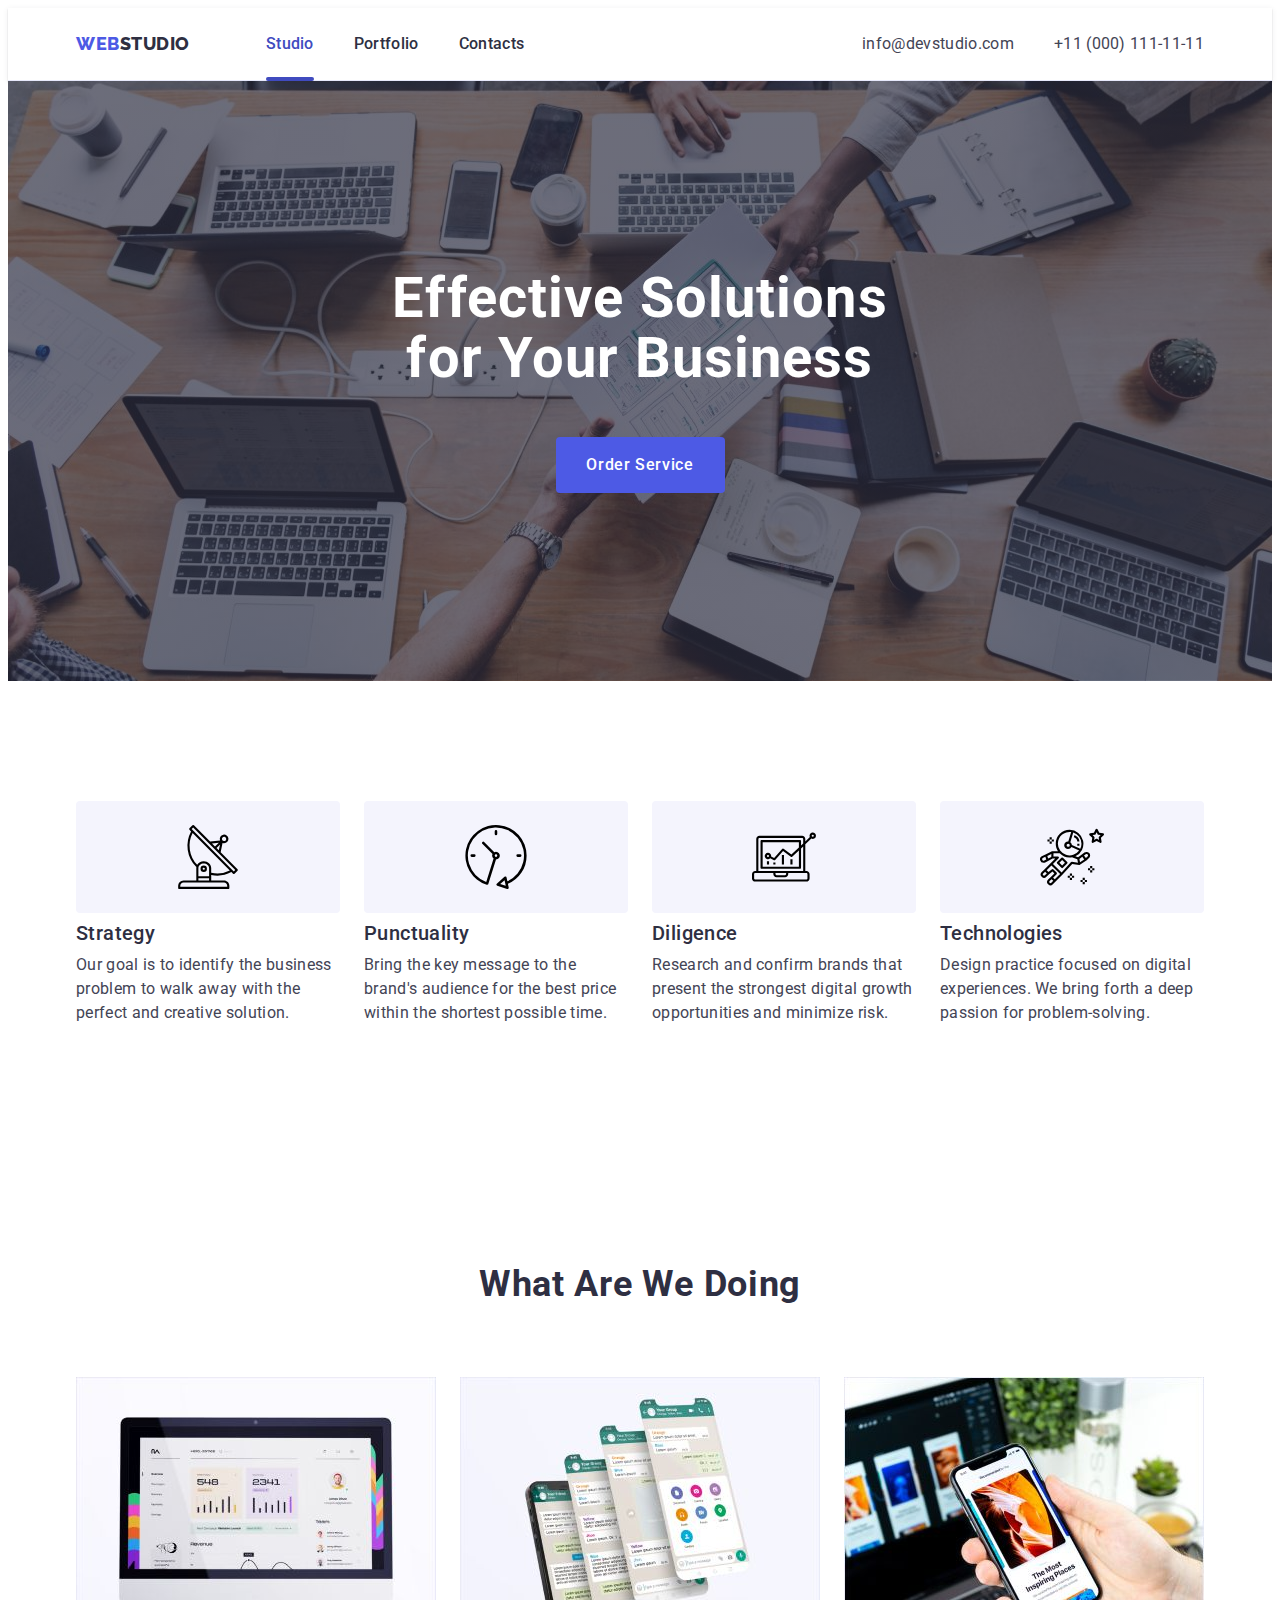
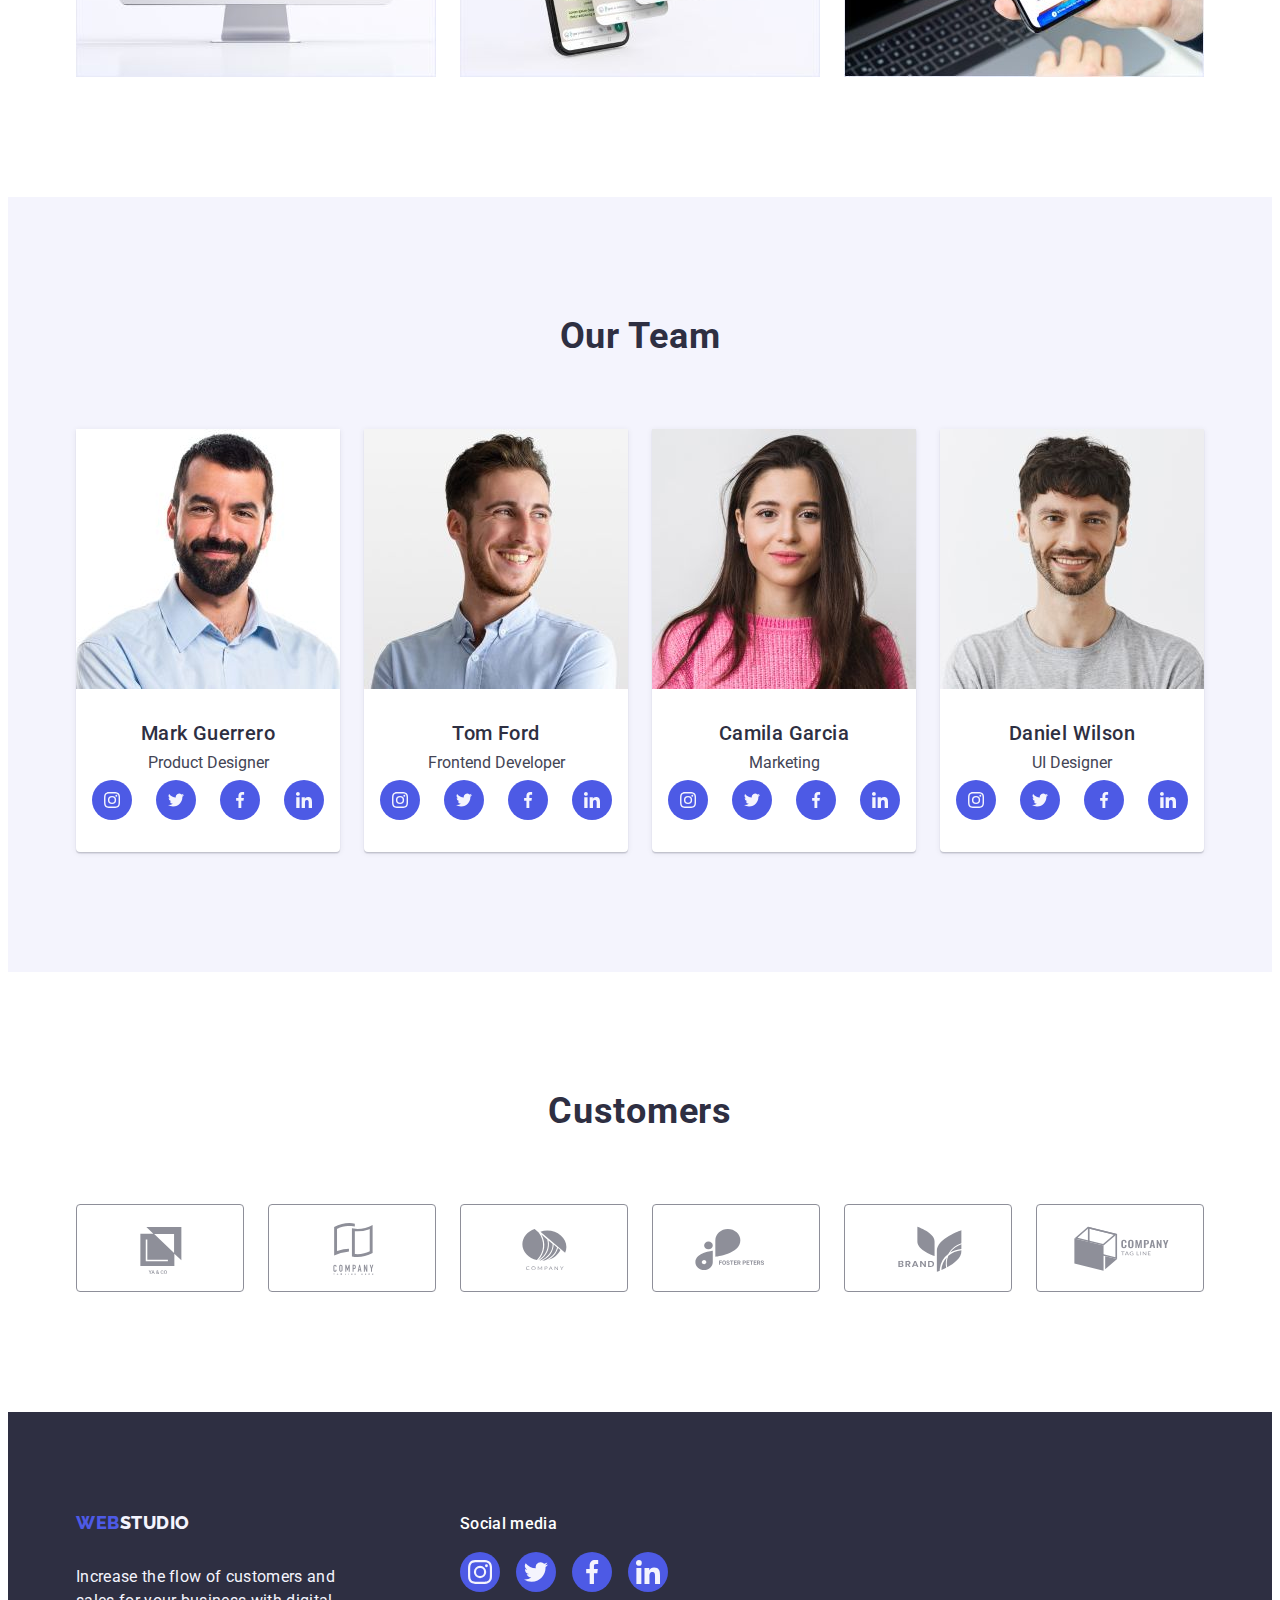
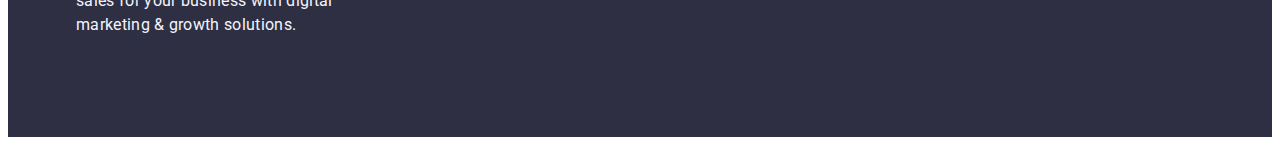
<file: index.html>
<!DOCTYPE html>
<html lang="en">
    <head>
        <meta charset="UTF-8" />
        <meta http-equiv="X-UA-Compatible" content="IE=edge" />
        <meta name="viewport" content="width=device-width, initial-scale=1.0" />
        <link
            rel="stylesheet"
            href="https://cdnjs.cloudflare.com/ajax/libs/modern-normalize/2.0.0/modern-normalize.min.css"
            integrity="sha512-4xo8blKMVCiXpTaLzQSLSw3KFOVPWhm/TRtuPVc4WG6kUgjH6J03IBuG7JZPkcWMxJ5huwaBpOpnwYElP/m6wg=="
            crossorigin="anonymous"
            referrerpolicy="no-referrer"
        />
        <link rel="preconnect" href="https://fonts.googleapis.com" />
        <link rel="preconnect" href="https://fonts.gstatic.com" crossorigin />
        <link
            href="https://fonts.googleapis.com/css2?family=Raleway:wght@800&family=Roboto:wght@400;500;700;900&display=swap"
            rel="stylesheet"
        />
        <link rel="stylesheet" href="./css/style.css" />
        <title>Main page</title>
    </head>
    <body>
        <header class="header">
            <div class="header-container container">
                <nav class="nav">
                    <!-- Logo -->
                    <a href="./index.html" class="logo-link link"
                        >Web<span class="logo-studio">Studio</span></a
                    >

                    <!-- Menu navigation -->
                    <ul class="menu list">
                        <li class="menu-element">
                            <a
                                class="list-link hover-studio link"
                                href="./index.html"
                                >Studio</a
                            >
                        </li>
                        <li class="menu-element">
                            <a class="list-link link" href="./portfolio.html"
                                >Portfolio</a
                            >
                        </li>
                        <li class="menu-element">
                            <a class="list-link link" href="">Contacts</a>
                        </li>
                    </ul>
                </nav>

                <!-- Contact links -->
                <address class="address">
                    <ul class="address-list list">
                        <li class="menu-element">
                            <a
                                class="address-link link"
                                href="mailto:info@devstudio.com"
                                >info@devstudio.com</a
                            >
                        </li>
                        <li class="menu-element">
                            <a
                                class="address-link link"
                                href="tel:+110001111111"
                                >+11 (000) 111-11-11</a
                            >
                        </li>
                    </ul>
                </address>
            </div>
        </header>

        <main>
            <!-- Banner -->
            <section class="first-section">
                <div class="container">
                    <h1 class="first-section-title">
                        Effective Solutions for Your Business
                    </h1>
                    <button
                        class="first-section-button"
                        type="button"
                        data-modal-open
                    >
                        Order Service
                    </button>
                </div>
            </section>

            <!-- Work description -->
            <section class="second-section">
                <div class="container">
                    <h2 class="visually-hidden">Description</h2>
                    <ul class="second-section-list list">
                        <li class="second-section-list-element">
                            <div class="second-section-list-icon">
                                <svg width="64" height="64">
                                    <use
                                        href="./images/icons.svg#icon-antenna"
                                    ></use>
                                </svg>
                            </div>
                            <h3 class="third-title">Strategy</h3>
                            <p class="paragraph">
                                Our goal is to identify the business problem to
                                walk away with the perfect and creative
                                solution.
                            </p>
                        </li>
                        <li class="second-section-list-element">
                            <div class="second-section-list-icon">
                                <svg width="64" height="64">
                                    <use
                                        href="./images/icons.svg#icon-clock"
                                    ></use>
                                </svg>
                            </div>
                            <h3 class="third-title">Punctuality</h3>
                            <p class="paragraph">
                                Bring the key message to the brand's audience
                                for the best price within the shortest possible
                                time.
                            </p>
                        </li>
                        <li class="second-section-list-element">
                            <div class="second-section-list-icon">
                                <svg width="64" height="64">
                                    <use
                                        href="./images/icons.svg#icon-diagram"
                                    ></use>
                                </svg>
                            </div>
                            <h3 class="third-title">Diligence</h3>
                            <p class="paragraph">
                                Research and confirm brands that present the
                                strongest digital growth opportunities and
                                minimize risk.
                            </p>
                        </li>
                        <li class="second-section-list-element">
                            <div class="second-section-list-icon">
                                <svg width="64" height="64">
                                    <use
                                        href="./images/icons.svg#icon-astronaut"
                                    ></use>
                                </svg>
                            </div>
                            <h3 class="third-title">Technologies</h3>
                            <p class="paragraph">
                                Design practice focused on digital experiences.
                                We bring forth a deep passion for
                                problem-solving.
                            </p>
                        </li>
                    </ul>
                </div>
            </section>
            <!-- Image block -->
            <section class="third-section">
                <div class="container">
                    <h2 class="second-title">What are we doing</h2>
                    <ul class="third-section-list list">
                        <li class="third-section-list-element">
                            <img
                                src="./images/jpg/pcmonitor.jpg"
                                alt="PC Monitor"
                                width="360"
                            />
                        </li>
                        <li class="third-section-list-element">
                            <img
                                src="./images/jpg/phonescrence.jpg"
                                alt="Phone Scrence"
                                width="360"
                            />
                        </li>
                        <li class="third-section-list-element">
                            <img
                                src="./images/jpg/phone.jpg"
                                alt="Phone"
                                width="360"
                            />
                        </li>
                    </ul>
                </div>
            </section>
            <!-- Our Team -->
            <section class="fourth-section background">
                <div class="container">
                    <h2 class="second-title">Our Team</h2>
                    <ul class="fourth-section-list list">
                        <li class="fourth-section-list-element">
                            <img
                                src="./images/jpg/mark.jpg"
                                alt="Mark Guerrero"
                                width="264"
                            />
                            <div class="names-positions">
                                <h3 class="third-title center">
                                    Mark Guerrero
                                </h3>
                                <p class="paragraph-center">Product Designer</p>
                                <ul class="social-container list">
                                    <li class="social-list">
                                        <a href="" class="team-social-link">
                                            <svg
                                                class="social-svg"
                                                width="16"
                                                height="16"
                                            >
                                                <use
                                                    href="./images/icons.svg#icon-instagram"
                                                ></use>
                                            </svg>
                                        </a>
                                    </li>
                                    <li class="social-list">
                                        <a href="" class="team-social-link">
                                            <svg
                                                class="social-svg"
                                                width="16"
                                                height="16"
                                            >
                                                <use
                                                    href="./images/icons.svg#icon-twitter"
                                                ></use>
                                            </svg>
                                        </a>
                                    </li>
                                    <li class="social-list">
                                        <a href="" class="team-social-link">
                                            <svg
                                                class="social-svg"
                                                width="16"
                                                height="16"
                                            >
                                                <use
                                                    href="./images/icons.svg#icon-facebook"
                                                ></use>
                                            </svg>
                                        </a>
                                    </li>
                                    <li class="social-list">
                                        <a href="" class="team-social-link">
                                            <svg
                                                class="social-svg"
                                                width="16"
                                                height="16"
                                            >
                                                <use
                                                    href="./images/icons.svg#icon-linkedin"
                                                ></use>
                                            </svg>
                                        </a>
                                    </li>
                                </ul>
                            </div>
                        </li>
                        <li class="fourth-section-list-element">
                            <img
                                src="./images/jpg/tom.jpg"
                                alt="Tom Ford"
                                width="264"
                            />
                            <div class="names-positions">
                                <h3 class="third-title center">Tom Ford</h3>
                                <p class="paragraph-center">
                                    Frontend Developer
                                </p>
                                <ul class="social-container list">
                                    <li class="social-list">
                                        <a href="" class="team-social-link">
                                            <svg
                                                class="social-svg"
                                                width="16"
                                                height="16"
                                            >
                                                <use
                                                    href="./images/icons.svg#icon-instagram"
                                                ></use>
                                            </svg>
                                        </a>
                                    </li>
                                    <li class="social-list">
                                        <a href="" class="team-social-link">
                                            <svg
                                                class="social-svg"
                                                width="16"
                                                height="16"
                                            >
                                                <use
                                                    href="./images/icons.svg#icon-twitter"
                                                ></use>
                                            </svg>
                                        </a>
                                    </li>
                                    <li class="social-list">
                                        <a href="" class="team-social-link">
                                            <svg
                                                class="social-svg"
                                                width="16"
                                                height="16"
                                            >
                                                <use
                                                    href="./images/icons.svg#icon-facebook"
                                                ></use>
                                            </svg>
                                        </a>
                                    </li>
                                    <li class="social-list">
                                        <a href="" class="team-social-link">
                                            <svg
                                                class="social-svg"
                                                width="16"
                                                height="16"
                                            >
                                                <use
                                                    href="./images/icons.svg#icon-linkedin"
                                                ></use>
                                            </svg>
                                        </a>
                                    </li>
                                </ul>
                            </div>
                        </li>
                        <li class="fourth-section-list-element">
                            <img
                                src="./images/jpg/camila.jpg"
                                alt="Camila Garcia"
                                width="264"
                            />
                            <div class="names-positions">
                                <h3 class="third-title center">
                                    Camila Garcia
                                </h3>
                                <p class="paragraph-center">Marketing</p>
                                <ul class="social-container list">
                                    <li class="social-list">
                                        <a href="" class="team-social-link">
                                            <svg
                                                class="social-svg"
                                                width="16"
                                                height="16"
                                            >
                                                <use
                                                    href="./images/icons.svg#icon-instagram"
                                                ></use>
                                            </svg>
                                        </a>
                                    </li>
                                    <li class="social-list">
                                        <a href="" class="team-social-link">
                                            <svg
                                                class="social-svg"
                                                width="16"
                                                height="16"
                                            >
                                                <use
                                                    href="./images/icons.svg#icon-twitter"
                                                ></use>
                                            </svg>
                                        </a>
                                    </li>
                                    <li class="social-list">
                                        <a href="" class="team-social-link">
                                            <svg
                                                class="social-svg"
                                                width="16"
                                                height="16"
                                            >
                                                <use
                                                    href="./images/icons.svg#icon-facebook"
                                                ></use>
                                            </svg>
                                        </a>
                                    </li>
                                    <li class="social-list">
                                        <a href="" class="team-social-link">
                                            <svg
                                                class="social-svg"
                                                width="16"
                                                height="16"
                                            >
                                                <use
                                                    href="./images/icons.svg#icon-linkedin"
                                                ></use>
                                            </svg>
                                        </a>
                                    </li>
                                </ul>
                            </div>
                        </li>
                        <li class="fourth-section-list-element">
                            <img
                                src="./images/jpg/daniel.jpg"
                                alt="Daniel Wilson"
                                width="264"
                            />
                            <div class="names-positions">
                                <h3 class="third-title center">
                                    Daniel Wilson
                                </h3>
                                <p class="paragraph-center">UI Designer</p>
                                <ul class="social-container list">
                                    <li class="social-list">
                                        <a href="" class="team-social-link">
                                            <svg
                                                class="social-svg"
                                                width="16"
                                                height="16"
                                            >
                                                <use
                                                    href="./images/icons.svg#icon-instagram"
                                                ></use>
                                            </svg>
                                        </a>
                                    </li>
                                    <li class="social-list">
                                        <a href="" class="team-social-link">
                                            <svg
                                                class="social-svg"
                                                width="16"
                                                height="16"
                                            >
                                                <use
                                                    href="./images/icons.svg#icon-twitter"
                                                ></use>
                                            </svg>
                                        </a>
                                    </li>
                                    <li class="social-list">
                                        <a href="" class="team-social-link">
                                            <svg
                                                class="social-svg"
                                                width="16"
                                                height="16"
                                            >
                                                <use
                                                    href="./images/icons.svg#icon-facebook"
                                                ></use>
                                            </svg>
                                        </a>
                                    </li>
                                    <li class="social-list">
                                        <a href="" class="team-social-link">
                                            <svg
                                                class="social-svg"
                                                width="16"
                                                height="16"
                                            >
                                                <use
                                                    href="./images/icons.svg#icon-linkedin"
                                                ></use>
                                            </svg>
                                        </a>
                                    </li>
                                </ul>
                            </div>
                        </li>
                    </ul>
                </div>
            </section>

            <section class="fifth-section">
                <div class="container">
                    <h2 class="second-title">Customers</h2>
                    <ul class="fifth-section-list list">
                        <li class="fifth-section-list-element">
                            <a href="" class="fifth-section-link">
                                <svg
                                    class="fifth-section-svg"
                                    width="104"
                                    height="56"
                                >
                                    <use
                                        href="./images/icons.svg#icon-Logo-1"
                                    ></use>
                                </svg>
                            </a>
                        </li>
                        <li class="fifth-section-list-element">
                            <a href="" class="fifth-section-link">
                                <svg
                                    class="fifth-section-svg"
                                    width="104"
                                    height="56"
                                >
                                    <use
                                        href="./images/icons.svg#icon-Logo-2"
                                    ></use>
                                </svg>
                            </a>
                        </li>
                        <li class="fifth-section-list-element">
                            <a href="" class="fifth-section-link">
                                <svg
                                    class="fifth-section-svg"
                                    width="104"
                                    height="56"
                                >
                                    <use
                                        href="./images/icons.svg#icon-Logo-3"
                                    ></use>
                                </svg>
                            </a>
                        </li>
                        <li class="fifth-section-list-element">
                            <a href="" class="fifth-section-link">
                                <svg
                                    class="fifth-section-svg"
                                    width="104"
                                    height="56"
                                >
                                    <use
                                        href="./images/icons.svg#icon-Logo-4"
                                    ></use>
                                </svg>
                            </a>
                        </li>
                        <li class="fifth-section-list-element">
                            <a href="" class="fifth-section-link">
                                <svg
                                    class="fifth-section-svg"
                                    width="104"
                                    height="56"
                                >
                                    <use
                                        href="./images/icons.svg#icon-Logo-5"
                                    ></use>
                                </svg>
                            </a>
                        </li>
                        <li class="fifth-section-list-element">
                            <a href="" class="fifth-section-link">
                                <svg
                                    class="fifth-section-svg"
                                    width="104"
                                    height="56"
                                >
                                    <use
                                        href="./images/icons.svg#icon-Logo-6"
                                    ></use>
                                </svg>
                            </a>
                        </li>
                    </ul>
                </div>
            </section>
        </main>

        <footer class="footer">
            <div class="container footer-container">
                <div class="footer-left">
                    <a class="footer-link link" href="./index.html"
                        >Web<span class="logo-footer">Studio</span></a
                    >
                    <p class="paragraph-footer">
                        Increase the flow of customers and sales for your
                        business with digital marketing & growth solutions.
                    </p>
                </div>
                <div class="footer-social">
                    <p class="footer-social-paragraph">Social media</p>
                    <ul class="footer-social-list list">
                        <li class="social-list">
                            <a href="" class="footer-social-link social-link">
                                <svg
                                    width="24"
                                    height="24"
                                    class="footer-social-svg"
                                >
                                    <use
                                        href="./images/icons.svg#icon-instagram"
                                    ></use>
                                </svg>
                            </a>
                        </li>
                        <li class="social-list">
                            <a href="" class="footer-social-link social-link">
                                <svg
                                    width="24"
                                    height="24"
                                    class="footer-social-svg"
                                >
                                    <use
                                        href="./images/icons.svg#icon-twitter"
                                    ></use>
                                </svg>
                            </a>
                        </li>
                        <li class="social-list">
                            <a href="" class="footer-social-link social-link">
                                <svg
                                    width="24"
                                    height="24"
                                    class="footer-social-svg"
                                >
                                    <use
                                        href="./images/icons.svg#icon-facebook"
                                    ></use>
                                </svg>
                            </a>
                        </li>
                        <li class="social-list">
                            <a href="" class="footer-social-link social-link">
                                <svg
                                    width="24"
                                    height="24"
                                    class="footer-social-svg"
                                >
                                    <use
                                        href="./images/icons.svg#icon-linkedin"
                                    ></use>
                                </svg>
                            </a>
                        </li>
                    </ul>
                </div>
            </div>
        </footer>

        <!-- Modal view -->
        <div class="backdrop is-hidden" data-modal>
            <div class="modal">
                <button class="close-btn" type="button" data-modal-close>
                    <svg class="close-svg" width="8" height="8">
                        <use href="./images/icons.svg#close"></use>
                    </svg>
                </button>
            </div>
        </div>

        <script src="./js/modal.js"></script>
    </body>
</html>
</file>
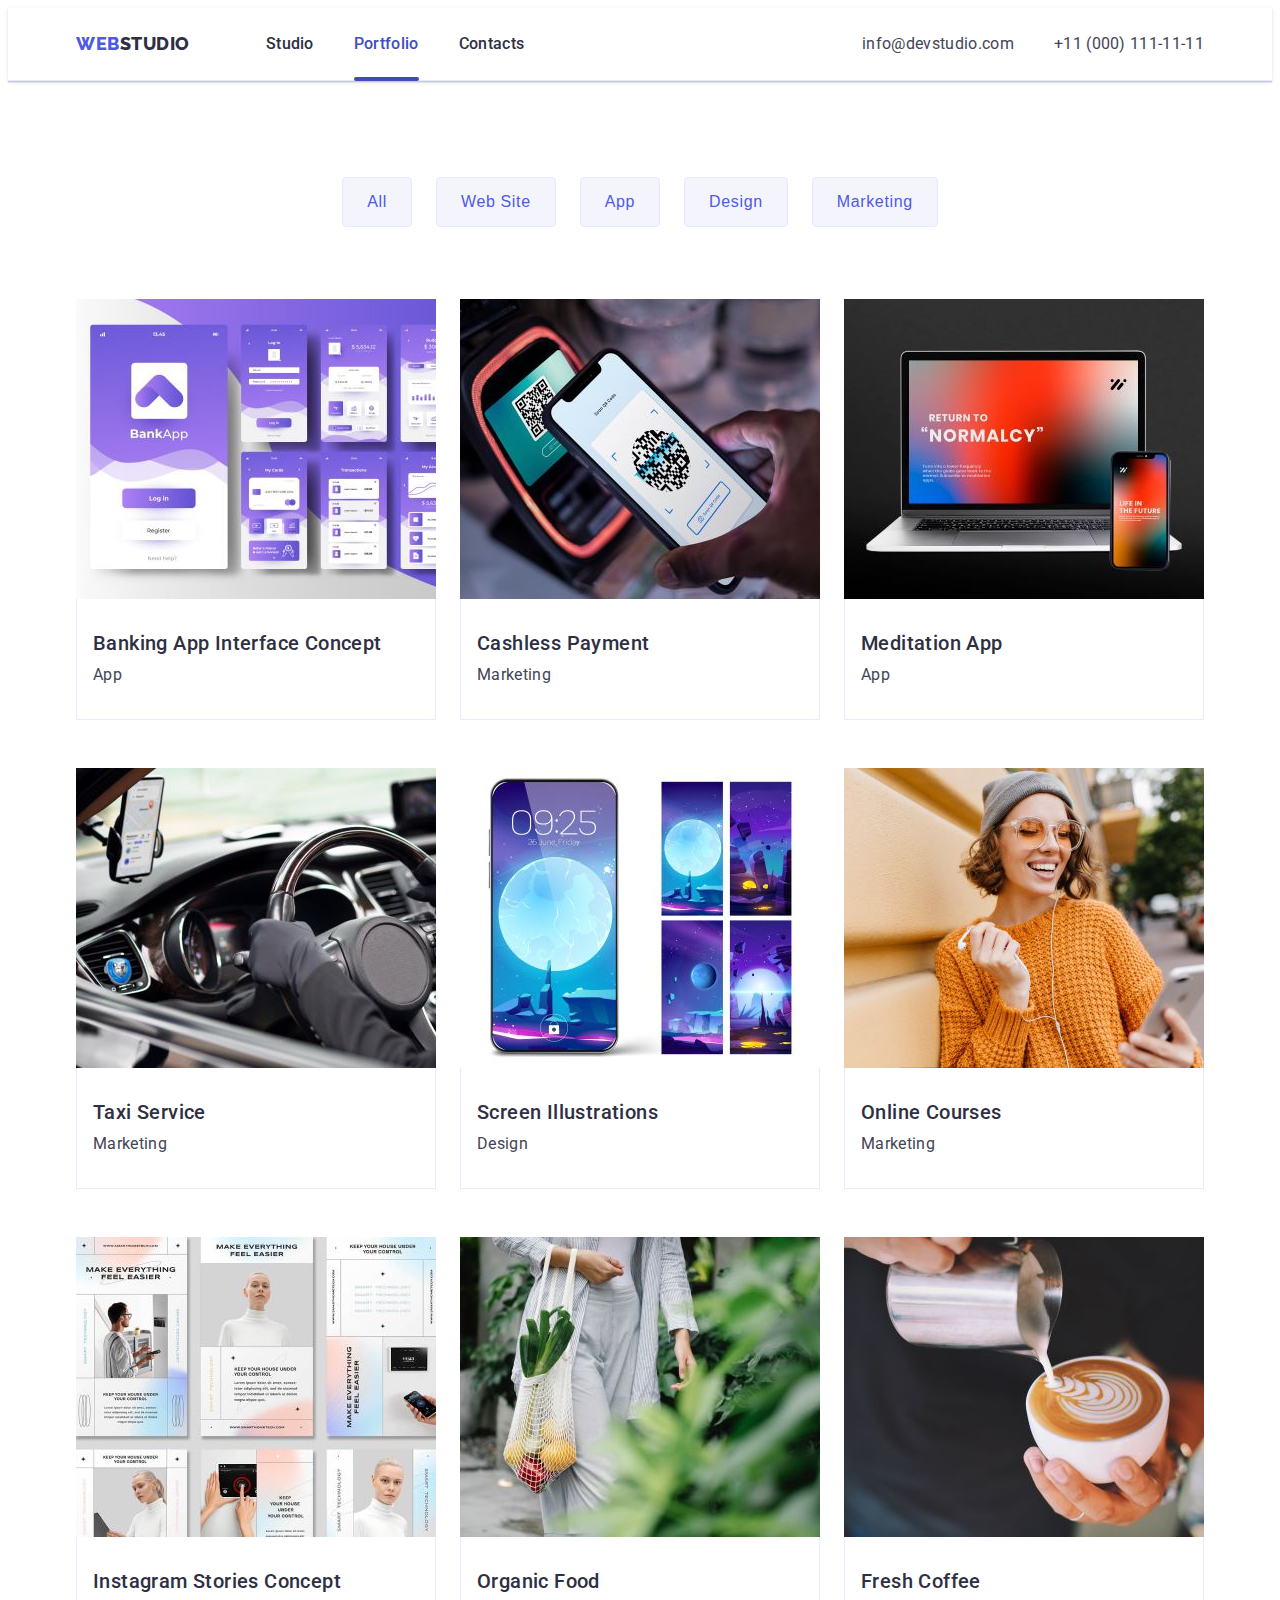
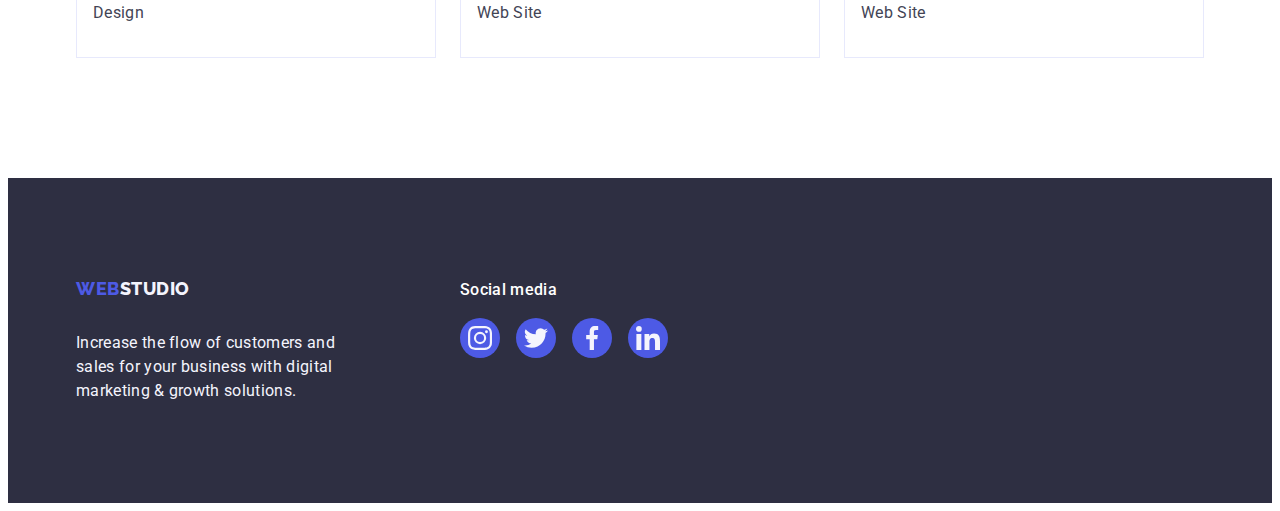
<file: portfolio.html>
<!DOCTYPE html>
<html lang="en">
    <head>
        <meta charset="UTF-8" />
        <meta http-equiv="X-UA-Compatible" content="IE=edge" />
        <meta name="viewport" content="width=device-width, initial-scale=1.0" />
        <link rel="preconnect" href="https://fonts.googleapis.com" />
        <link rel="preconnect" href="https://fonts.gstatic.com" crossorigin />
        <link
            href="https://fonts.googleapis.com/css2?family=Raleway:wght@800&family=Roboto:wght@400;500;700;900&display=swap"
            rel="stylesheet"
        />
        <link
            rel="stylesheet"
            href="https://cdnjs.cloudflare.com/ajax/libs/modern-normalize/2.0.0/modern-normalize.min.css"
            integrity="sha512-4xo8blKMVCiXpTaLzQSLSw3KFOVPWhm/TRtuPVc4WG6kUgjH6J03IBuG7JZPkcWMxJ5huwaBpOpnwYElP/m6wg=="
            crossorigin="anonymous"
            referrerpolicy="no-referrer"
        />
        <link rel="stylesheet" href="./css/style.css" />
        <title>Portfolio</title>
    </head>
    <body>
        <header class="header">
            <div class="header-container container">
                <nav class="nav">
                    <!-- Logo -->
                    <a href="./index.html" class="logo-link link"
                        >Web<span class="logo-studio">Studio</span></a
                    >

                    <!-- Menu navigation -->
                    <ul class="menu list">
                        <li class="menu-element">
                            <a class="list-link link" href="./index.html"
                                >Studio</a
                            >
                        </li>
                        <li class="menu-element">
                            <a
                                class="list-link hover-portfolio link"
                                href="./portfolio.html"
                                >Portfolio</a
                            >
                        </li>
                        <li class="menu-element">
                            <a class="list-link link" href="">Contacts</a>
                        </li>
                    </ul>
                </nav>

                <!-- Contact links -->
                <address class="address">
                    <ul class="address-list list">
                        <li class="menu-element">
                            <a
                                class="address-link link"
                                href="mailto:info@devstudio.com"
                                >info@devstudio.com</a
                            >
                        </li>
                        <li class="menu-element">
                            <a
                                class="address-link link"
                                href="tel:+110001111111"
                                >+11 (000) 111-11-11</a
                            >
                        </li>
                    </ul>
                </address>
            </div>
        </header>
        <main>
            <section class="main-section">
                <div class="container">
                    <h1 class="visually-hidden">Description</h1>
                    <!-- Block buttons -->
                    <ul class="portfolio-list-buttons list">
                        <li>
                            <button class="main-section-button" type="button">
                                All
                            </button>
                        </li>
                        <li>
                            <button class="main-section-button" type="button">
                                Web Site
                            </button>
                        </li>
                        <li>
                            <button class="main-section-button" type="button">
                                App
                            </button>
                        </li>
                        <li>
                            <button class="main-section-button" type="button">
                                Design
                            </button>
                        </li>
                        <li>
                            <button class="main-section-button" type="button">
                                Marketing
                            </button>
                        </li>
                    </ul>
                    <!-- Block products -->
                    <ul class="portfolio-list list">
                        <li class="portfolio-list-element">
                            <a class="portfolio-list-link link" href="">
                                <div class="overlay">
                                    <img
                                        src="./images/jpg/bank_app.jpg"
                                        alt="Bank App"
                                        width="360"
                                        class="overlay-img"
                                    />

                                    <p class="overlay-paragraf paragraph">
                                        14 Stylish and User-Friendly App Design
                                        Concepts · Task Manager App · Calorie
                                        Tracker App · Exotic Fruit Ecommerce App
                                        · Cloud Storage App
                                    </p>
                                </div>
                                <div class="names-apps">
                                    <h2 class="portfolio-second-title">
                                        Banking App Interface Concept
                                    </h2>
                                    <p class="paragraph">App</p>
                                </div>
                            </a>
                        </li>
                        <li class="portfolio-list-element">
                            <a class="portfolio-list-link link" href="">
                                <div class="overlay">
                                    <img
                                        src="./images/jpg/cashless_payment.jpg"
                                        alt="Cashless Payment"
                                        width="360"
                                    />
                                    <p class="overlay-paragraf paragraph">
                                        14 Stylish and User-Friendly App Design
                                        Concepts · Task Manager App · Calorie
                                        Tracker App · Exotic Fruit Ecommerce App
                                        · Cloud Storage App
                                    </p>
                                </div>
                                <div class="names-apps">
                                    <h2 class="portfolio-second-title">
                                        Cashless Payment
                                    </h2>
                                    <p class="paragraph">Marketing</p>
                                </div>
                            </a>
                        </li>
                        <li class="portfolio-list-element">
                            <a class="portfolio-list-link link" href="">
                                <div class="overlay">
                                    <img
                                        src="./images/jpg/meditation_app.jpg"
                                        alt="Meditation App"
                                        width="360"
                                    />
                                    <p class="overlay-paragraf paragraph">
                                        14 Stylish and User-Friendly App Design
                                        Concepts · Task Manager App · Calorie
                                        Tracker App · Exotic Fruit Ecommerce App
                                        · Cloud Storage App
                                    </p>
                                </div>
                                <div class="names-apps">
                                    <h2 class="portfolio-second-title">
                                        Meditation App
                                    </h2>
                                    <p class="paragraph">App</p>
                                </div>
                            </a>
                        </li>
                        <li class="portfolio-list-element">
                            <a class="portfolio-list-link link" href="">
                                <div class="overlay">
                                    <img
                                        src="./images/jpg/taxi_service.jpg"
                                        alt="Taxi Srvises"
                                        width="360"
                                    />
                                    <p class="overlay-paragraf paragraph">
                                        14 Stylish and User-Friendly App Design
                                        Concepts · Task Manager App · Calorie
                                        Tracker App · Exotic Fruit Ecommerce App
                                        · Cloud Storage App
                                    </p>
                                </div>
                                <div class="names-apps">
                                    <h2 class="portfolio-second-title">
                                        Taxi Service
                                    </h2>
                                    <p class="paragraph">Marketing</p>
                                </div>
                            </a>
                        </li>
                        <li class="portfolio-list-element">
                            <a class="portfolio-list-link link" href="">
                                <div class="overlay">
                                    <img
                                        src="./images/jpg/screen_illustrations.jpg"
                                        alt="Screen Illustrations"
                                        width="360"
                                    />
                                    <p class="overlay-paragraf paragraph">
                                        14 Stylish and User-Friendly App Design
                                        Concepts · Task Manager App · Calorie
                                        Tracker App · Exotic Fruit Ecommerce App
                                        · Cloud Storage App
                                    </p>
                                </div>
                                <div class="names-apps">
                                    <h2 class="portfolio-second-title">
                                        Screen Illustrations
                                    </h2>
                                    <p class="paragraph">Design</p>
                                </div>
                            </a>
                        </li>
                        <li class="portfolio-list-element">
                            <a class="portfolio-list-link link" href="">
                                <div class="overlay">
                                    <img
                                        src="./images/jpg/online_courses.jpg"
                                        alt="Online Courses"
                                        width="360"
                                    />
                                    <p class="overlay-paragraf paragraph">
                                        14 Stylish and User-Friendly App Design
                                        Concepts · Task Manager App · Calorie
                                        Tracker App · Exotic Fruit Ecommerce App
                                        · Cloud Storage App
                                    </p>
                                </div>
                                <div class="names-apps">
                                    <h2 class="portfolio-second-title">
                                        Online Courses
                                    </h2>
                                    <p class="paragraph">Marketing</p>
                                </div>
                            </a>
                        </li>
                        <li class="portfolio-list-element">
                            <a class="portfolio-list-link link" href="">
                                <div class="overlay">
                                    <img
                                        src="./images/jpg/instagram_storis.jpg"
                                        alt="Instagram Stories"
                                        width="360"
                                    />
                                    <p class="overlay-paragraf paragraph">
                                        14 Stylish and User-Friendly App Design
                                        Concepts · Task Manager App · Calorie
                                        Tracker App · Exotic Fruit Ecommerce App
                                        · Cloud Storage App
                                    </p>
                                </div>
                                <div class="names-apps">
                                    <h2 class="portfolio-second-title">
                                        Instagram Stories Concept
                                    </h2>
                                    <p class="paragraph">Design</p>
                                </div>
                            </a>
                        </li>
                        <li class="portfolio-list-element">
                            <a class="portfolio-list-link link" href="">
                                <div class="overlay">
                                    <img
                                        src="./images/jpg/organic_food.jpg"
                                        alt="Organic Food"
                                        width="360"
                                    />
                                    <p class="overlay-paragraf paragraph">
                                        14 Stylish and User-Friendly App Design
                                        Concepts · Task Manager App · Calorie
                                        Tracker App · Exotic Fruit Ecommerce App
                                        · Cloud Storage App
                                    </p>
                                </div>
                                <div class="names-apps">
                                    <h2 class="portfolio-second-title">
                                        Organic Food
                                    </h2>
                                    <p class="paragraph">Web Site</p>
                                </div>
                            </a>
                        </li>
                        <li class="portfolio-list-element">
                            <a class="portfolio-list-link link" href="">
                                <div class="overlay">
                                    <img
                                        src="./images/jpg/fresh_coffee.jpg"
                                        alt="Fresh Coffee"
                                        width="360"
                                    />
                                    <p class="overlay-paragraf paragraph">
                                        14 Stylish and User-Friendly App Design
                                        Concepts · Task Manager App · Calorie
                                        Tracker App · Exotic Fruit Ecommerce App
                                        · Cloud Storage App
                                    </p>
                                </div>
                                <div class="names-apps">
                                    <h2 class="portfolio-second-title">
                                        Fresh Coffee
                                    </h2>
                                    <p class="paragraph">Web Site</p>
                                </div>
                            </a>
                        </li>
                    </ul>
                </div>
            </section>
        </main>

        <footer class="footer">
            <div class="container footer-container">
                <div class="footer-left">
                    <a class="footer-link link" href="./index.html"
                        >Web<span class="logo-footer">Studio</span></a
                    >
                    <p class="paragraph-footer">
                        Increase the flow of customers and sales for your
                        business with digital marketing & growth solutions.
                    </p>
                </div>
                <div class="footer-social">
                    <p class="footer-social-paragraph">Social media</p>
                    <ul class="footer-social-list list">
                        <li class="social-list">
                            <a href="" class="footer-social-link social-link">
                                <svg
                                    width="24"
                                    height="24"
                                    class="footer-social-svg"
                                >
                                    <use
                                        href="./images/icons.svg#icon-instagram"
                                    ></use>
                                </svg>
                            </a>
                        </li>
                        <li class="social-list">
                            <a href="" class="footer-social-link social-link">
                                <svg
                                    width="24"
                                    height="24"
                                    class="footer-social-svg"
                                >
                                    <use
                                        href="./images/icons.svg#icon-twitter"
                                    ></use>
                                </svg>
                            </a>
                        </li>
                        <li class="social-list">
                            <a href="" class="footer-social-link social-link">
                                <svg
                                    width="24"
                                    height="24"
                                    class="footer-social-svg"
                                >
                                    <use
                                        href="./images/icons.svg#icon-facebook"
                                    ></use>
                                </svg>
                            </a>
                        </li>
                        <li class="social-list">
                            <a href="" class="footer-social-link social-link">
                                <svg
                                    width="24"
                                    height="24"
                                    class="footer-social-svg"
                                >
                                    <use
                                        href="./images/icons.svg#icon-linkedin"
                                    ></use>
                                </svg>
                            </a>
                        </li>
                    </ul>
                </div>
            </div>
        </footer>
    </body>
</html>
</file>
<file: css/style.css>
/**
  |============================
  | Global variables
  |============================
*/

:root {
    --color-8e8f99: #8e8f99;
    --color-31d0aa: #31d0aa;
    --color-4d5ae5: #4d5ae5;
    --color-2E2F42: #2e2f42;
    --color-434455: #434455;
    --color-FFFFFF: #ffffff;
    --color-f4f4fd: #f4f4fd;
    --color-404bbf: #404bbf;
    --color-e7e9fc: #e7e9fc;
    --color-FCFCFC: #fcfcfc;
    --width-72px-4: (calc((100% - 72px) / 4));
    --width-48px-3: (calc((100%- 48px) / 3));
}

/**
  |============================
  | Global tags
  |============================
*/

html {
    box-sizing: border-box;
}

*,
*::after,
*::before {
    box-sizing: inherit;
}

h1,
h2,
h3,
h4,
h5,
h6,
p {
    margin: 0;
}

body {
    background-color: var(--color-FFFFFF);
    font-family: "Roboto", sans-serif;
    color: var(--color-434455);
}

.visually-hidden {
    position: absolute;
    width: 1px;
    height: 1px;
    margin: -1px;
    border: 0;
    padding: 0;
    white-space: nowrap;
    clip-path: inset(100%);
    clip: rect(0 0 0 0);
    overflow: hidden;
}

.container {
    width: 1158px;
    margin: 0 auto;
    padding: 0 15px;
}

.link {
    text-decoration: none;
}

.list {
    list-style: none;
    margin: 0;
    padding: 0;
}

img {
    display: block;
}

.paragraph {
    font-size: 16px;
    font-style: normal;
    font-weight: 400;
    line-height: 24px;
    letter-spacing: 0.32px;
    color: var(--color-434455);
}

/**
  |============================
  | Block header
  |============================
*/

.header {
    border-bottom: 1px solid var(--color-e7e9fc);
    box-shadow: 0px 2px 1px rgba(46, 47, 66, 0.08),
        0px 1px 1px rgba(46, 47, 66, 0.16), 0px 1px 6px rgba(46, 47, 66, 0.08);
}

.nav {
    display: flex;
    align-items: center;
}

.address {
    display: flex;
    margin-left: auto;
}

.address-list,
.menu {
    display: flex;
    gap: 40px;
}

.address-link {
    font-size: 16px;
    font-style: normal;
    font-weight: 400;
    line-height: 24px;
    letter-spacing: 0.32px;
    color: var(--color-434455);
    transition: color 250ms cubic-bezier(0.4, 0, 0.2, 1);
}

.address-link:hover,
.address-link:focus {
    color: var(--color-404bbf);
}

.list-link {
    font-size: 16px;
    font-style: normal;
    font-weight: 500;
    line-height: 24px;
    letter-spacing: 0.32px;
    color: var(--color-2E2F42);

    padding: 24px 0;
    display: block;
    transition: color 250ms cubic-bezier(0.4, 0, 0.2, 1);
}

.list-link:hover,
.list-link:focus {
    color: var(--color-404bbf);
}

.hover-studio {
    color: var(--color-404bbf);
    position: relative;
}

.hover-studio::after {
    content: "";
    display: block;
    width: 100%;
    height: 4px;
    position: absolute;
    left: 0;

    border-radius: 2px;
    background-color: var(--color-404bbf);
    bottom: -1px;
}

.header-container {
    display: flex;
    align-items: center;
}

.logo-link {
    margin-right: 76px;
    color: var(--color-4d5ae5);
    font-family: "Raleway", sans-serif;
    font-size: 18px;
    font-weight: 800;
    line-height: 1.17;
    letter-spacing: 0.03em;
    text-transform: uppercase;
    display: inline-block;
}

/**
  |============================
  | Block hero
  |============================
*/

.first-section {
    background-color: var(--color-2E2F42);
    padding: 188px 0;
    background-image: linear-gradient(
            rgba(46, 47, 66, 0.7),
            rgba(46, 47, 66, 0.7)
        ),
        url("../images/jpg/people-office1.jpg");
    margin-left: auto;
    margin-right: auto;
    max-width: 1440px;
    background-repeat: no-repeat;
    background-position: center;
    background-size: cover;
}

.first-section.container {
    display: block;
}

.first-section-title {
    max-width: 496px;
    font-size: 56px;
    line-height: 1.07;
    text-align: center;
    letter-spacing: 0.02em;
    color: var(--color-FFFFFF);
    margin: 0 auto 48px;
}

.first-section-button {
    display: block;
    min-width: 169px;
    height: 56px;
    margin: auto;
    border: none;
    background-color: var(--color-4d5ae5);
    border-radius: 4px;
    cursor: pointer;
    font-family: "Roboto", sans-serif;
    font-weight: 500;
    font-size: 16px;
    line-height: 1.5;
    letter-spacing: 0.04em;
    color: var(--color-FFFFFF);
    transition: background-color 250ms cubic-bezier(0.4, 0, 0.2, 1);
}

.first-section-button:hover,
.first-section-button:active {
    color: var(--color-FFFFFF);
    background-color: var(--color-404bbf);
}

/**
  |============================
  | Block description
  |============================
*/

.second-section-list-element {
    width: calc((100% - 72px) / 4);
}

/**
  |============================
  | Block images
  |============================
*/

.third-section-list-element {
    width: calc((100% - 48px) / 3);
}

/**
  |============================
  | Block team
  |============================
*/

.fourth-section-list-element {
    width: calc((100% - 72px) / 4);
    border-radius: 0px 0px 4px 4px;
    background-color: var(--color-FFFFFF);
    box-shadow: 0px 1px 6px rgba(46, 47, 66, 0.08),
        0px 1px 1px rgba(46, 47, 66, 0.16), 0px 2px 1px rgba(46, 47, 66, 0.08);
}

/**
  |============================
  | Block customers
  |============================
*/

.fifth-section {
    padding-top: 120px;
    padding-bottom: 120px;
}

.fifth-section-list-element {
    width: calc((100% - 120px) / 6);
    height: 88px;
}

.fifth-section-link {
    width: 100%;
    height: 100%;
    border: 1px solid var(--color-8e8f99);
    border-radius: 4px;
    display: flex;
    align-items: center;
    justify-content: center;
    color: var(--color-8e8f99);
    transition: border-color 250ms cubic-bezier(0.4, 0, 0.2, 1),
        color 250ms cubic-bezier(0.4, 0, 0.2, 1);
}

.fifth-section-link:hover,
.fifth-section-link:focus {
    border-color: var(--color-404bbf);
    color: var(--color-404bbf);
}

.fifth-section-svg {
    fill: currentColor;
}

/**
  |============================
  | Block modal
  |============================
*/

.backdrop {
    position: fixed;
    top: 0;
    left: 0;
    width: 100%;
    height: 100%;
    display: flex;
    align-items: center;
    justify-content: center;

    background-color: rgba(46, 47, 66, 0.4);
    transition: opacity 250ms cubic-bezier(0.4, 0, 0.2, 1),
        visibility 250ms cubic-bezier(0.4, 0, 0.2, 1);
}

.is-hidden {
    opacity: 0;
    visibility: hidden;
    pointer-events: none;
}

.dark {
    position: absolute;
    top: 0;
    left: 0;
    width: 100%;
    height: 100%;
    background-color: #000;
    opacity: 0.7;
    z-index: 0;
}

.modal {
    position: absolute;
    top: 50%;
    left: 50%;
    transform: translate(-50%, -50%) scale(1);
    width: 408px;
    min-height: 584px;

    background-color: var(--color-FCFCFC);
    box-shadow: 0px 1px 1px rgba(0, 0, 0, 0.14), 0px 1px 3px rgba(0, 0, 0, 0.12),
        0px 2px 1px rgba(0, 0, 0, 0.2);
    border-radius: 4px;
    transition: transform 250ms cubic-bezier(0.4, 0, 0.2, 1);
}

.backdrop.is-hidden {
    visibility: hidden;
    opacity: 0;
}

.close-btn {
    background-color: var(--color-e7e9fc);

    position: absolute;
    top: 24px;
    right: 24px;
    width: 24px;
    height: 24px;
    border-radius: 50%;
    display: flex;
    align-items: center;
    justify-content: center;
    border: 1px solid rgba(0, 0, 0, 0.1);
    padding: 0;
    cursor: pointer;
    transition: background-color 250ms cubic-bezier(0.4, 0, 0.2, 1),
        border 250ms cubic-bezier(0.4, 0, 0.2, 1);
}

.close-btn:hover,
.close-btn:focus {
    background-color: var(--color-404bbf);
    border: none;
    fill: var(--color-FFFFFF);
}

.close-svg {
    transition: fill 250ms cubic-bezier(0.4, 0, 0.2, 1);
}

/**
  |============================
  | Block footer
  |============================
*/

.footer-link {
    margin-right: 76px;
    color: var(--color-4d5ae5);
    font-family: "Raleway", sans-serif;
    font-size: 18px;
    font-weight: 800;
    line-height: 1.17;
    letter-spacing: 0.03em;
    text-transform: uppercase;
    display: inline-block;
    margin-bottom: 16px;
}

.footer {
    background-color: var(--color-2E2F42);
    padding: 100px 0;
}

.footer-container {
    display: flex;
    align-items: baseline;
}

.footer-left {
    margin-right: 120px;
}

.logo-footer {
    display: inline-block;
    margin-bottom: 16px;
    color: var(--color-f4f4fd);
}

.paragraph-footer {
    max-width: 264px;
    line-height: 1.5;
    letter-spacing: 0.02em;
    color: var(--color-f4f4fd);
}

.footer-social-paragraph {
    font-weight: 500;
    font-size: 16px;
    line-height: 1.5;
    letter-spacing: 0.02em;
    color: var(--color-FFFFFF);
    margin-bottom: 16px;
}

.footer-social-list {
    display: flex;
    gap: 16px;
}

.footer-social-svg {
    fill: var(--color-f4f4fd);

    width: 24px;
    height: 24px;
}

.footer-social-link {
    width: 100%;
    height: 100%;

    background-color: var(--color-4d5ae5);
    border-radius: 50%;
    display: flex;
    align-items: center;
    justify-content: center;
    transition: background-color 250ms cubic-bezier(0.4, 0, 0.2, 1);
}

.footer-social-link:hover,
.footer-social-link:focus {
    background-color: var(--color-31d0aa);
}

.logo-studio {
    color: var(--color-2E2F42);
}

/**
  |============================
  | Page portfolio
  |============================
*/

.hover-portfolio:hover,
.hover-portfolio:focus {
    color: var(--color-404bbf);
}

.hover-portfolio {
    position: relative;
    color: var(--color-404bbf);
}

.hover-portfolio::after {
    content: "";
    display: block;
    width: 100%;
    height: 4px;
    position: absolute;
    left: 0;

    border-radius: 2px;
    background-color: var(--color-404bbf);
    bottom: -1px;
}

.second-title {
    font-size: 36px;
    line-height: 1.11;
    text-align: center;
    letter-spacing: 0.02em;
    text-transform: capitalize;
    color: var(--color-2E2F42);
    margin-bottom: 72px;
}

.center {
    text-align: center;
}

.third-title {
    margin-bottom: 8px;
    font-weight: 500;
    font-size: 20px;
    line-height: 1.2;
    letter-spacing: 0.02em;
    color: var(--color-2E2F42);
}

.second-section,
.fourth-section,
.third-section {
    padding: 120px 0;
}

.second-section-list,
.third-section-list,
.fourth-section-list,
.fifth-section-list {
    gap: 24px;
    display: flex;
}

.second-section-list-icon {
    display: flex;
    align-items: center;
    justify-content: center;
    height: 112px;
    background-color: var(--color-f4f4fd);
    border-radius: 4px;
    margin-bottom: 8px;
}

.background {
    background-color: var(--color-f4f4fd);
}

.names-positions {
    padding: 32px 0;
}

.paragraph-center {
    text-align: center;
    margin-bottom: 8px;
}

.main-section {
    padding-top: 96px;
    padding-bottom: 120px;
}

.main-section-button {
    padding: 12px 24px;
    border-radius: 4px;
    border: 1px solid var(--color-e7e9fc);
    background-color: var(--color-f4f4fd);

    color: var(--color-4d5ae5);
    text-align: center;
    font-size: 16px;
    font-style: normal;
    font-weight: 500;
    line-height: 24px;
    letter-spacing: 0.64px;

    transition: color 250ms cubic-bezier(0.4, 0, 0.2, 1),
        background-color 250ms cubic-bezier(0.4, 0, 0.2, 1),
        border-color 250ms cubic-bezier(0.4, 0, 0.2, 1),
        box-shadow 250ms cubic-bezier(0.4, 0, 0.2, 1);
}

.main-section-button:hover,
.main-section-button:focus {
    border: 1px solid transparent;
    background-color: var(--color-404bbf);
    color: var(--color-FFFFFF);
    cursor: pointer;
    box-shadow: 0px 3px 1px rgba(0, 0, 0, 0.1), 0px 2px 1px rgba(0, 0, 0, 0.08),
        0px 2px 2px rgba(0, 0, 0, 0.12);
}

.portfolio-list {
    column-gap: 24px;
    row-gap: 48px;
    flex-wrap: wrap;
    display: flex;
}

.portfolio-list-link {
    display: block;
    transition: box-shadow 250ms cubic-bezier(0.4, 0, 0.2, 1);
}

.portfolio-list-link:hover,
.portfolio-list-link:focus {
    box-shadow: 0px 1px 6px rgba(46, 47, 66, 0.08),
        0px 1px 1px rgba(46, 47, 66, 0.16), 0px 2px 1px rgba(46, 47, 66, 0.08);
}

.portfolio-list-link:hover .overlay-paragraf,
.portfolio-list-link:focus .overlay-paragraf {
    transform: translateY(0%);
}
.portfolio-second-title {
    font-size: 20px;
    font-style: normal;
    font-weight: 500;
    line-height: 24px;
    letter-spacing: 0.4px;
    color: var(--color-2E2F42);
}

.portfolio-list-element {
    width: calc((100% - 48px) / 3);
}

.portfolio-list-buttons {
    justify-content: center;
    gap: 24px;
    margin-bottom: 72px;
    display: flex;
    align-items: flex-start;
}

.names-apps {
    padding: 32px 16px;
    border: 1px solid var(--color-e7e9fc);
    border-top: none;
}

.names-apps h2 {
    margin-bottom: 8px;
}

.social-container {
    display: flex;
    justify-content: center;
    align-items: center;
    gap: 24px;
}

.social-svg {
    fill: var(--color-f4f4fd);
}

.social-list {
    width: 40px;
    height: 40px;
}

.team-social-link {
    width: 100%;
    height: 100%;

    background-color: var(--color-4d5ae5);
    border-radius: 50%;
    display: flex;
    align-items: center;
    justify-content: center;
    transition: background-color 250ms cubic-bezier(0.4, 0, 0.2, 1);
}

.team-social-link:hover,
.team-social-link:focus {
    background-color: var(--color-404bbf);
}

/**
  |============================
  | Overlay
  |============================
*/

.overlay {
    position: relative;
    overflow: hidden;
}

.overlay-text {
    background-color: var(--color-4d5ae5);
    text-align: center;
    padding: 40px 32px 164px;

    position: absolute;
    top: 0;
    left: 0;
    width: 100%;
    height: 100%;

    transform: translateY(100%);
    transition: transform 250ms ease-in-out;
}

.overlay:hover .overlay-text {
    transform: translate(0);
}

.overlay-paragraf {
    position: absolute;
    top: 0;
    height: 100%;
    width: 100%;
    transform: translateY(100%);
    transition: transform 250ms cubic-bezier(0.4, 0, 0.2, 1);

    color: var(--color-f4f4fd);
    font-size: 16px;
    line-height: 1.5;
    letter-spacing: 0.02em;
    padding: 40px 32px;
    background-color: var(--color-4d5ae5);
}
</file>
